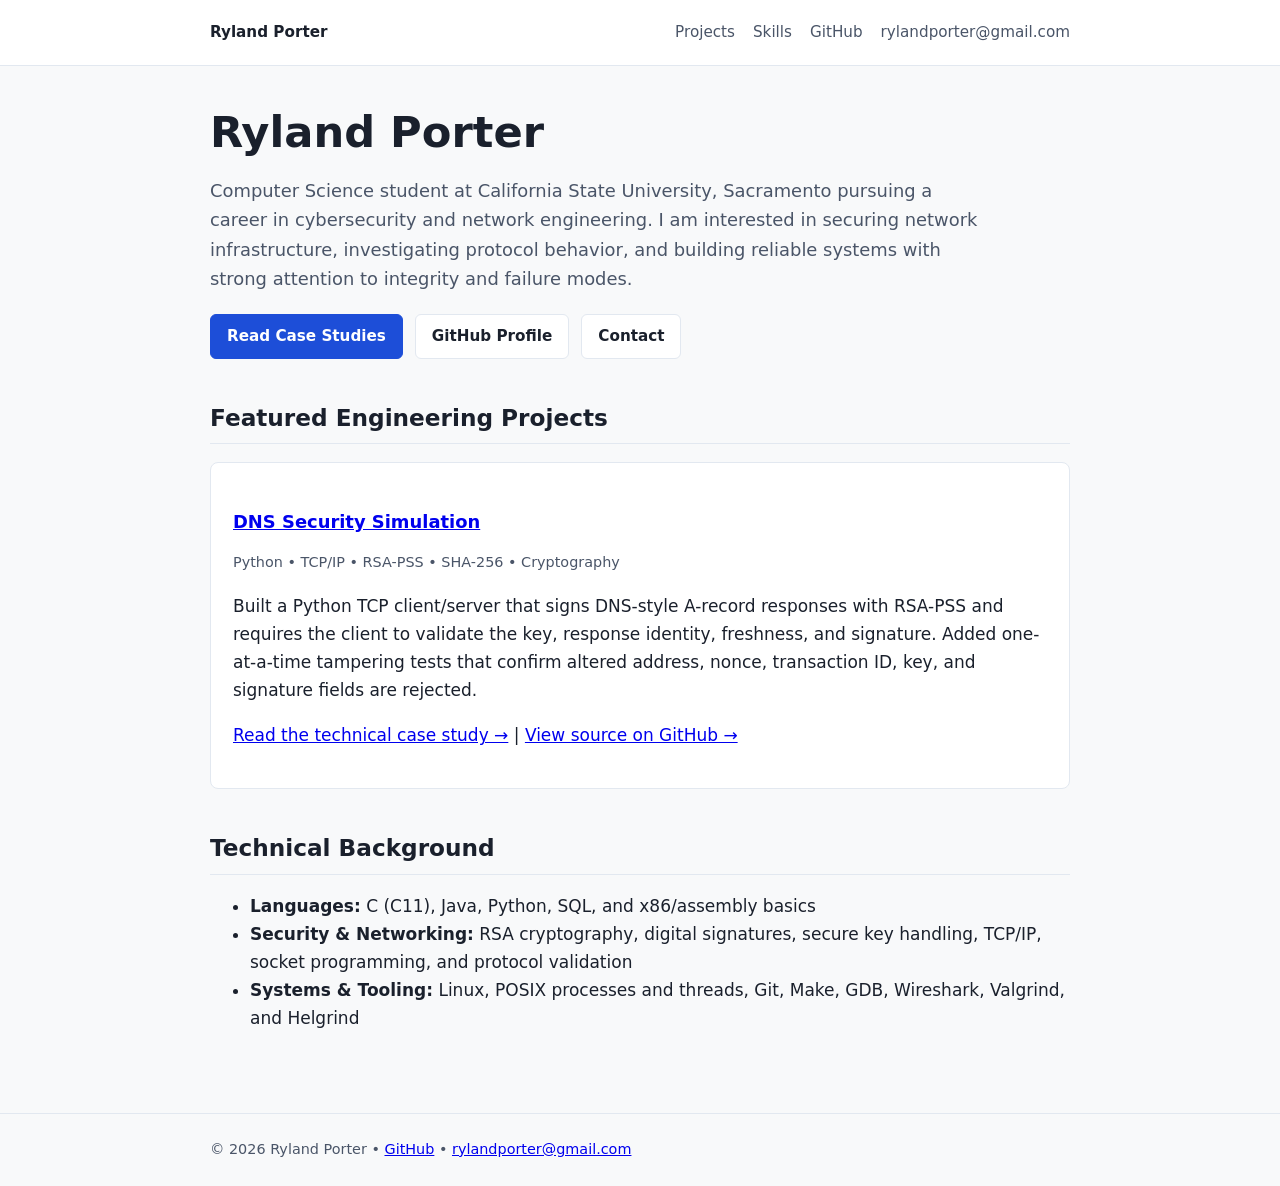
<file: index.html>
<!doctype html>
<html lang="en">
<head>
  <meta charset="utf-8">
  <meta name="viewport" content="width=device-width, initial-scale=1">
  <title>Ryland Porter — Cybersecurity & Networking</title>
  <link rel="stylesheet" href="style.css">
</head>
<body>
  <header>
    <div class="wrap">
      <nav>
        <a class="brand" href="index.html">Ryland Porter</a>
        <div class="links">
          <a href="#projects">Projects</a>
          <a href="#skills">Skills</a>
          <a href="https://github.com/rylandp">GitHub</a>
          <a href="mailto:rylandporter@gmail.com">rylandporter@gmail.com</a>
        </div>
      </nav>
    </div>
  </header>

  <main class="wrap">
    <section>
      <h1>Ryland Porter</h1>
      <p class="lead">
        Computer Science student at California State University, Sacramento pursuing a career in cybersecurity and network engineering. I am interested in securing network infrastructure, investigating protocol behavior, and building reliable systems with strong attention to integrity and failure modes.
      </p>
      <div class="actions">
        <a class="btn primary" href="#projects">Read Case Studies</a>
        <a class="btn" href="https://github.com/rylandp">GitHub Profile</a>
        <a class="btn" href="mailto:rylandporter@gmail.com">Contact</a>
      </div>
    </section>

    <section id="projects">
      <h2>Featured Engineering Projects</h2>

      <article class="card">
        <h3><a href="projects/DNSSEC.html">DNS Security Simulation</a></h3>
        <p class="meta">Python • TCP/IP • RSA-PSS • SHA-256 • Cryptography</p>
        <p>
          Built a Python TCP client/server that signs DNS-style A-record responses with RSA-PSS and requires the client to validate the key, response identity, freshness, and signature. Added one-at-a-time tampering tests that confirm altered address, nonce, transaction ID, key, and signature fields are rejected.
        </p>
        <p>
          <a href="projects/DNSSEC.html">Read the technical case study →</a>  |
          <a href="https://github.com/Rylandp/DNS-Security-Simulation">View source on GitHub →</a>
        </p>
      </article>

      <!-- Add more project cards here if you have additional strong work -->
    </section>

    <section id="skills">
      <h2>Technical Background</h2>
      <ul>
        <li><strong>Languages:</strong> C (C11), Java, Python, SQL, and x86/assembly basics</li>
        <li><strong>Security & Networking:</strong> RSA cryptography, digital signatures, secure key handling, TCP/IP, socket programming, and protocol validation</li>
        <li><strong>Systems & Tooling:</strong> Linux, POSIX processes and threads, Git, Make, GDB, Wireshark, Valgrind, and Helgrind</li>
      </ul>
    </section>
  </main>

  <footer>
    <div class="wrap">
      © 2026 Ryland Porter • <a href="https://github.com/rylandp">GitHub</a> • <a href="mailto:rylandporter@gmail.com">rylandporter@gmail.com</a>
    </div>
  </footer>
</body>
</html>
</file>
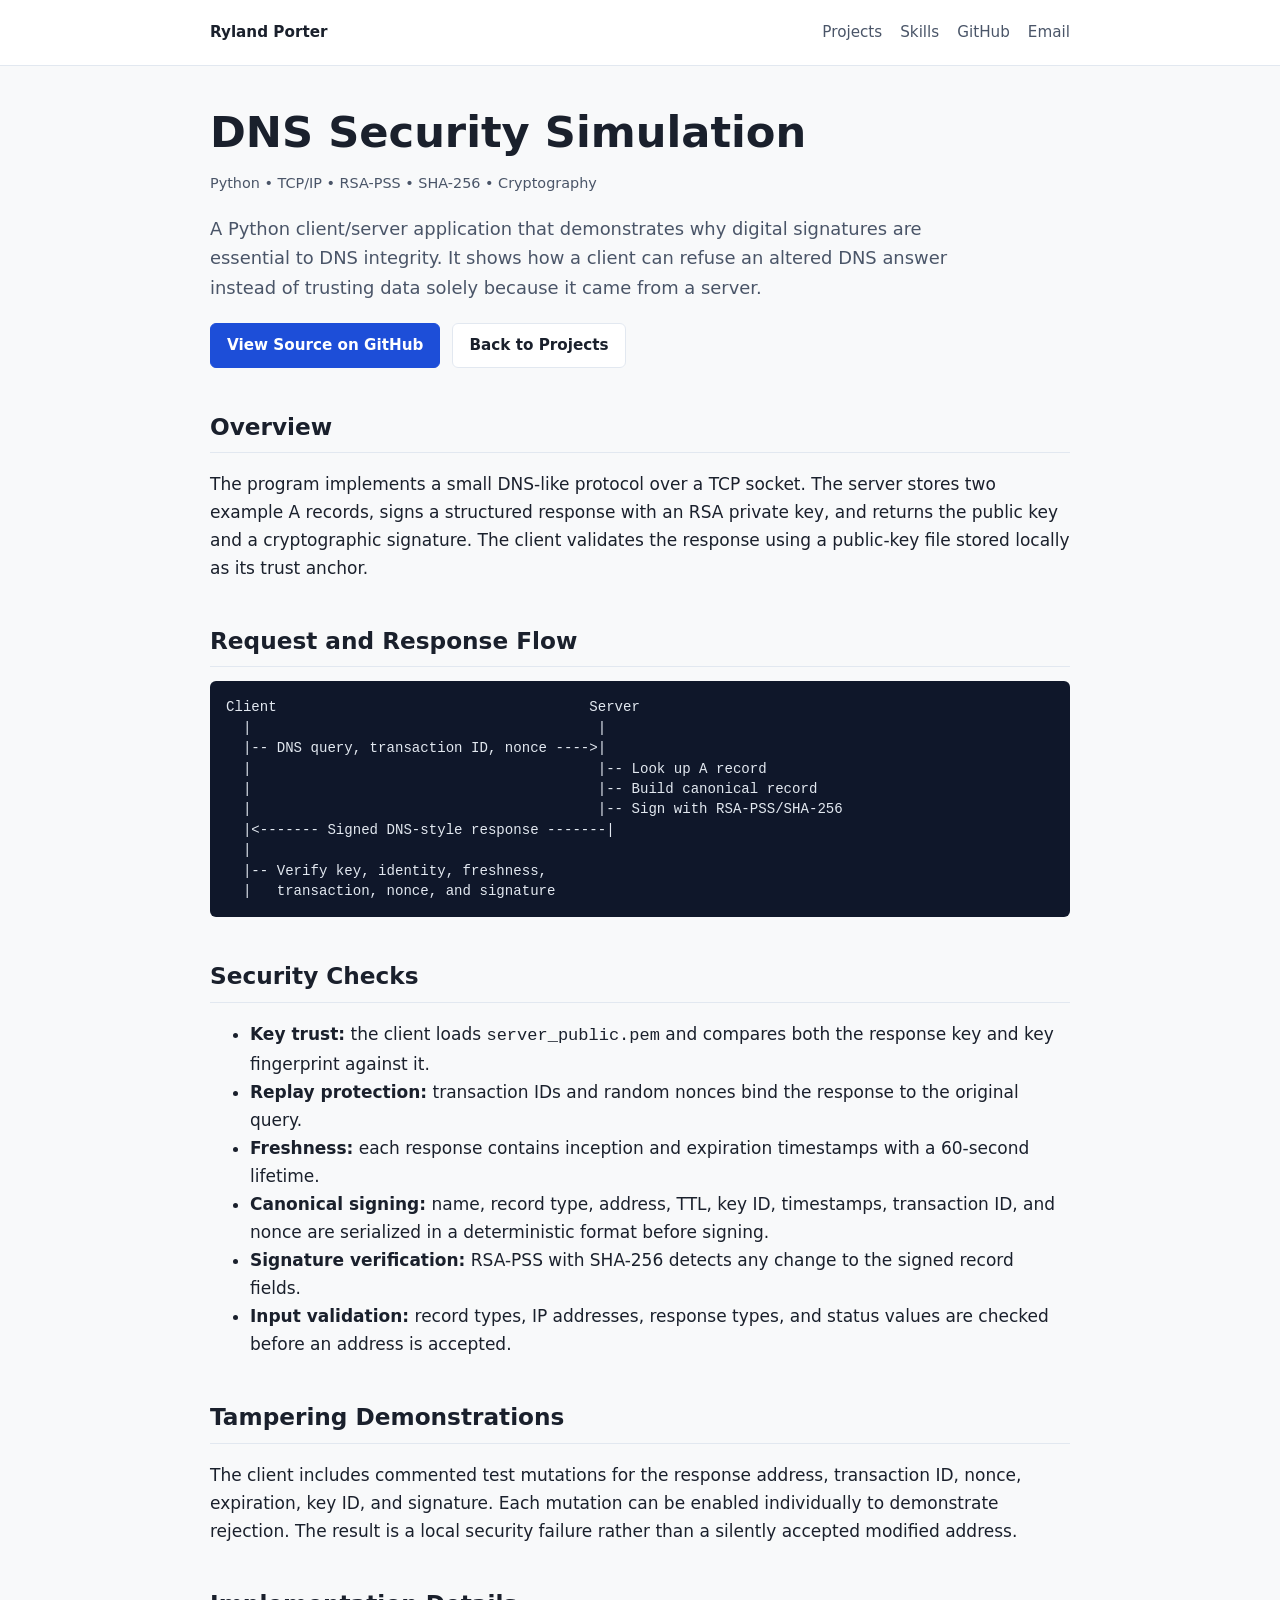
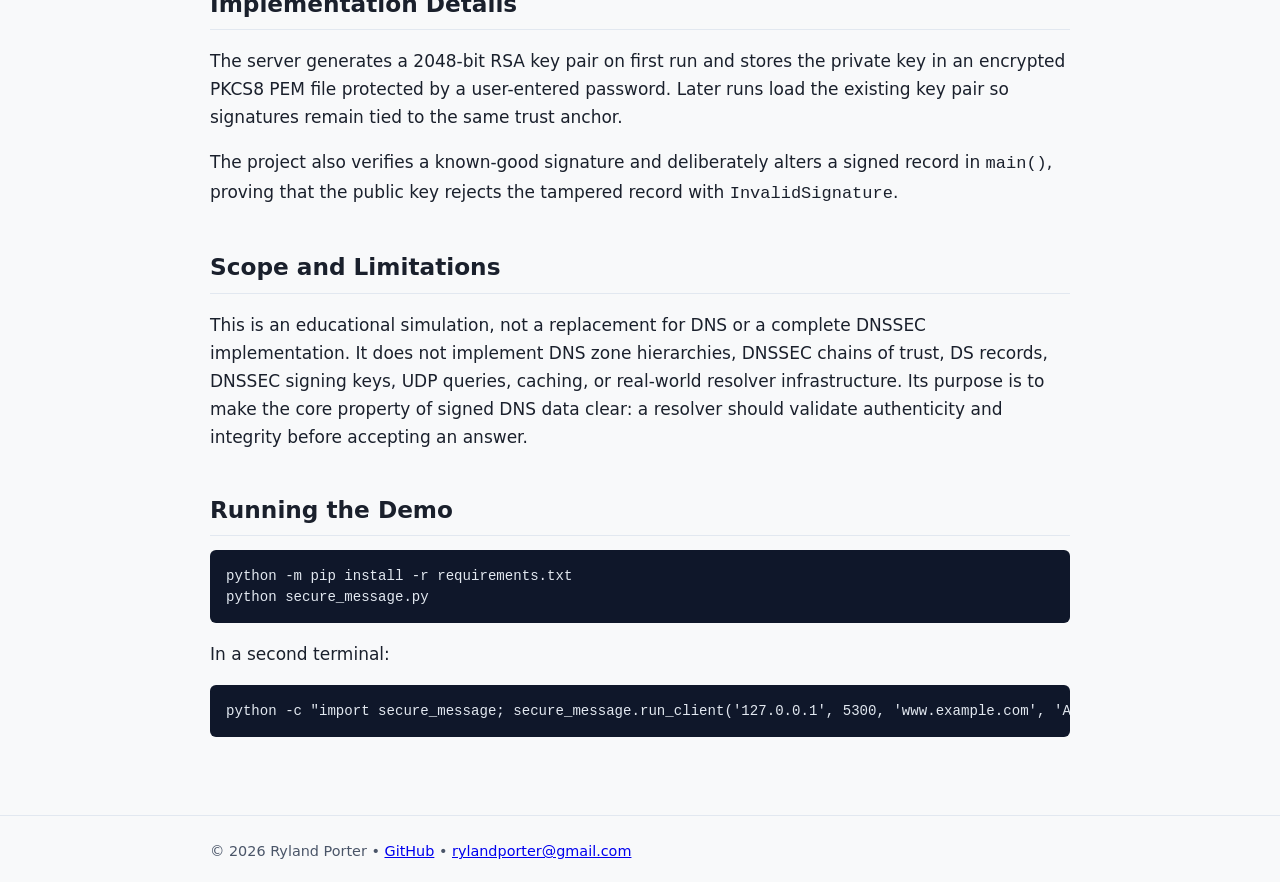
<file: projects/DNSSEC.html>
<!doctype html>
<html lang="en">
<head>
  <meta charset="utf-8">
  <meta name="viewport" content="width=device-width, initial-scale=1">
  <title>DNS Security Simulation — Ryland Porter</title>
  <link rel="stylesheet" href="../style.css">
</head>
<body>
  <header>
    <div class="wrap">
      <nav>
        <a class="brand" href="../index.html">Ryland Porter</a>
        <div class="links">
          <a href="../index.html#projects">Projects</a>
          <a href="../index.html#skills">Skills</a>
          <a href="https://github.com/rylandp">GitHub</a>
          <a href="mailto:rylandporter@gmail.com">Email</a>
        </div>
      </nav>
    </div>
  </header>

  <main class="wrap">
    <article>
      <h1>DNS Security Simulation</h1>
      <p class="meta">Python • TCP/IP • RSA-PSS • SHA-256 • Cryptography</p>
      <p class="lead">
        A Python client/server application that demonstrates why digital signatures are essential to DNS integrity. It shows how a client can refuse an altered DNS answer instead of trusting data solely because it came from a server.
      </p>
      <div class="actions">
        <a class="btn primary" href="https://github.com/Rylandp/DNS-Security-Simulation">View Source on GitHub</a>
        <a class="btn" href="../index.html#projects">Back to Projects</a>
      </div>

      <h2>Overview</h2>
      <p>
        The program implements a small DNS-like protocol over a TCP socket. The server stores two example A records, signs a structured response with an RSA private key, and returns the public key and a cryptographic signature. The client validates the response using a public-key file stored locally as its trust anchor.
      </p>

      <h2>Request and Response Flow</h2>
      <pre><code>Client                                     Server
  |                                         |
  |-- DNS query, transaction ID, nonce ----&gt;|
  |                                         |-- Look up A record
  |                                         |-- Build canonical record
  |                                         |-- Sign with RSA-PSS/SHA-256
  |&lt;------- Signed DNS-style response -------|
  |
  |-- Verify key, identity, freshness,
  |   transaction, nonce, and signature</code></pre>

      <h2>Security Checks</h2>
      <ul>
        <li><strong>Key trust:</strong> the client loads <code>server_public.pem</code> and compares both the response key and key fingerprint against it.</li>
        <li><strong>Replay protection:</strong> transaction IDs and random nonces bind the response to the original query.</li>
        <li><strong>Freshness:</strong> each response contains inception and expiration timestamps with a 60-second lifetime.</li>
        <li><strong>Canonical signing:</strong> name, record type, address, TTL, key ID, timestamps, transaction ID, and nonce are serialized in a deterministic format before signing.</li>
        <li><strong>Signature verification:</strong> RSA-PSS with SHA-256 detects any change to the signed record fields.</li>
        <li><strong>Input validation:</strong> record types, IP addresses, response types, and status values are checked before an address is accepted.</li>
      </ul>

      <h2>Tampering Demonstrations</h2>
      <p>
        The client includes commented test mutations for the response address, transaction ID, nonce, expiration, key ID, and signature. Each mutation can be enabled individually to demonstrate rejection. The result is a local security failure rather than a silently accepted modified address.
      </p>

      <h2>Implementation Details</h2>
      <p>
        The server generates a 2048-bit RSA key pair on first run and stores the private key in an encrypted PKCS8 PEM file protected by a user-entered password. Later runs load the existing key pair so signatures remain tied to the same trust anchor.
      </p>
      <p>
        The project also verifies a known-good signature and deliberately alters a signed record in <code>main()</code>, proving that the public key rejects the tampered record with <code>InvalidSignature</code>.
      </p>

      <h2>Scope and Limitations</h2>
      <p>
        This is an educational simulation, not a replacement for DNS or a complete DNSSEC implementation. It does not implement DNS zone hierarchies, DNSSEC chains of trust, DS records, DNSSEC signing keys, UDP queries, caching, or real-world resolver infrastructure. Its purpose is to make the core property of signed DNS data clear: a resolver should validate authenticity and integrity before accepting an answer.
      </p>

      <h2>Running the Demo</h2>
      <pre><code>python -m pip install -r requirements.txt
python secure_message.py</code></pre>
      <p>In a second terminal:</p>
      <pre><code>python -c "import secure_message; secure_message.run_client('127.0.0.1', 5300, 'www.example.com', 'A')"</code></pre>
    </article>
  </main>

  <footer>
    <div class="wrap">
      © 2026 Ryland Porter • <a href="https://github.com/rylandp">GitHub</a> • <a href="mailto:rylandporter@gmail.com">rylandporter@gmail.com</a>
    </div>
  </footer>
</body>
</html>
</file>
<file: style.css>
:root {
  --bg: #f8f9fa;
  --surface: #ffffff;
  --ink: #1a202c;
  --muted: #4a5568;
  --accent: #1d4ed8;
  --border: #e2e8f0;
  --code-bg: #0f172a;
  --code-ink: #e2e8f0;
}
* { box-sizing: border-box; }
body {
  margin: 0;
  background: var(--bg);
  color: var(--ink);
  font: 17px/1.65 system-ui, -apple-system, Segoe UI, Roboto, sans-serif;
}
.wrap { width: min(860px, calc(100% - 32px)); margin: 0 auto; }
header {
  background: var(--surface);
  border-bottom: 1px solid var(--border);
  padding: 20px 0;
}
nav { display: flex; justify-content: space-between; align-items: center; gap: 16px; flex-wrap: wrap; }
nav .brand { font-weight: 700; color: var(--ink); text-decoration: none; }
nav .links { display: flex; gap: 18px; flex-wrap: wrap; }
nav a { color: var(--muted); text-decoration: none; font-size: 0.95rem; }
nav a:hover { color: var(--accent); text-decoration: underline; }
main { padding: 42px 0 64px; }
h1 { font-size: clamp(1.9rem, 4vw, 2.7rem); line-height: 1.15; margin: 0 0 12px; }
h2 { font-size: 1.45rem; margin: 40px 0 14px; padding-bottom: 6px; border-bottom: 1px solid var(--border); }
h3 { font-size: 1.12rem; margin: 22px 0 8px; }
.lead { font-size: 1.12rem; color: var(--muted); max-width: 68ch; }
.actions { display: flex; gap: 12px; flex-wrap: wrap; margin-top: 20px; }
.btn {
  display: inline-block;
  padding: 9px 16px;
  border-radius: 6px;
  border: 1px solid var(--border);
  background: var(--surface);
  color: var(--ink);
  text-decoration: none;
  font-weight: 600;
  font-size: 0.95rem;
}
.btn.primary { background: var(--accent); border-color: var(--accent); color: #fff; }
.card {
  background: var(--surface);
  border: 1px solid var(--border);
  border-radius: 8px;
  padding: 22px;
  margin: 18px 0;
}
.meta { color: var(--muted); font-size: 0.9rem; margin-bottom: 10px; }
pre {
  background: var(--code-bg);
  color: var(--code-ink);
  padding: 16px;
  border-radius: 6px;
  overflow-x: auto;
  font-size: 0.88rem;
  line-height: 1.45;
}
code { font-family: ui-monospace, SFMono-Regular, Menlo, Consolas, monospace; }
footer {
  border-top: 1px solid var(--border);
  padding: 24px 0;
  color: var(--muted);
  font-size: 0.9rem;
}
</file>
